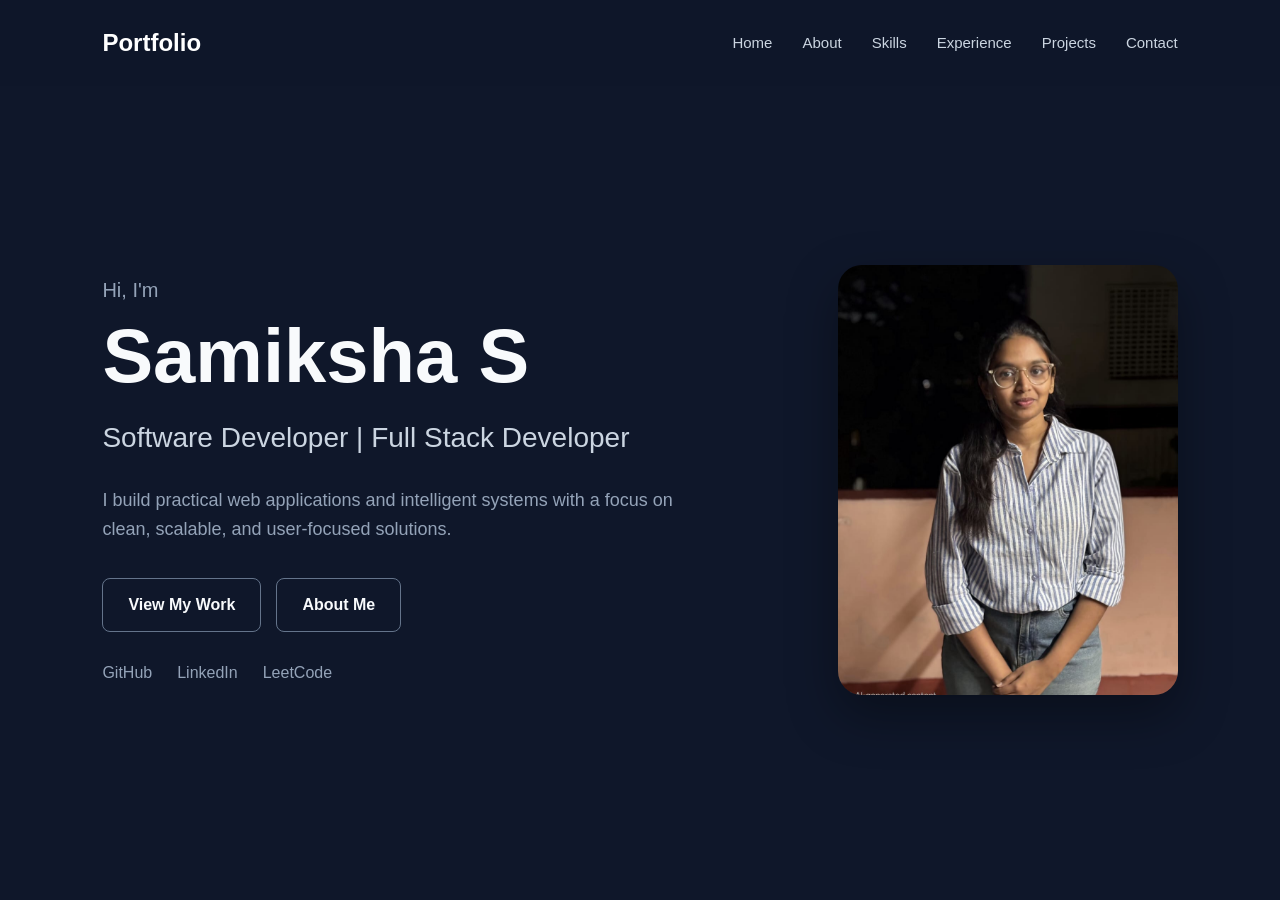
<file: frontend/index.html>
<!DOCTYPE html>
<html lang="en">

<head>
    <meta charset="UTF-8">
    <meta name="viewport" content="width=device-width, initial-scale=1.0">

    <title>Samiksha S | Software Developer</title>

    <link rel="stylesheet" href="css/style.css">
</head>

<body>

    <!-- ==================== NAVIGATION ==================== -->
    <header>
        <nav class="navbar">

            <a href="index.html" class="logo">Portfolio</a>

            <div class="nav-links">
                <a href="index.html">Home</a>
                <a href="about.html">About</a>
                <a href="skills.html">Skills</a>
                <a href="experience.html">Experience</a>
                <a href="projects.html">Projects</a>
                <a href="contact.html">Contact</a>
            </div>

        </nav>
    </header>


    <!-- ==================== MAIN CONTENT ==================== -->
    <main>

        <!-- ==================== HERO ==================== -->
        <section class="hero">

            <div class="hero-content">

                <p class="intro">
                    Hi, I'm
                </p>

                <h1>
                    Samiksha S
                </h1>

                <h2>
                    Software Developer | Full Stack Developer
                </h2>

                <p class="hero-description">
                    I build practical web applications and intelligent
                    systems with a focus on clean, scalable, and
                    user-focused solutions.
                </p>


                <!-- Buttons -->
                <div class="hero-buttons">

                    <a href="projects.html" class="btn">
                        View My Work
                    </a>

                    <a href="about.html" class="btn secondary-btn">
                        About Me
                    </a>

                </div>


                <!-- Social Links -->
                <div class="social-links">

                    <a
                        href="https://github.com/Samiksha712"
                        target="_blank"
                        rel="noopener noreferrer">
                        GitHub
                    </a>

                    <a
                        href="https://www.linkedin.com/in/samikshas-s/"
                        target="_blank"
                        rel="noopener noreferrer">
                        LinkedIn
                    </a>

                    <a
                        href="https://leetcode.com/u/Samikshasiva/"
                        target="_blank"
                        rel="noopener noreferrer">
                        LeetCode
                    </a>

                </div>

            </div>


            <!-- ==================== PROFILE PHOTO ==================== -->
            <div class="hero-image">

                <img
                    src="assets/images/profile.jpg"
                    alt="Samiksha S"
                >

            </div>

        </section>


       

        </section>

    </main>





    <!-- ==================== JAVASCRIPT ==================== -->
    <script src="js/script.js"></script>

</body>

</html>
</file>
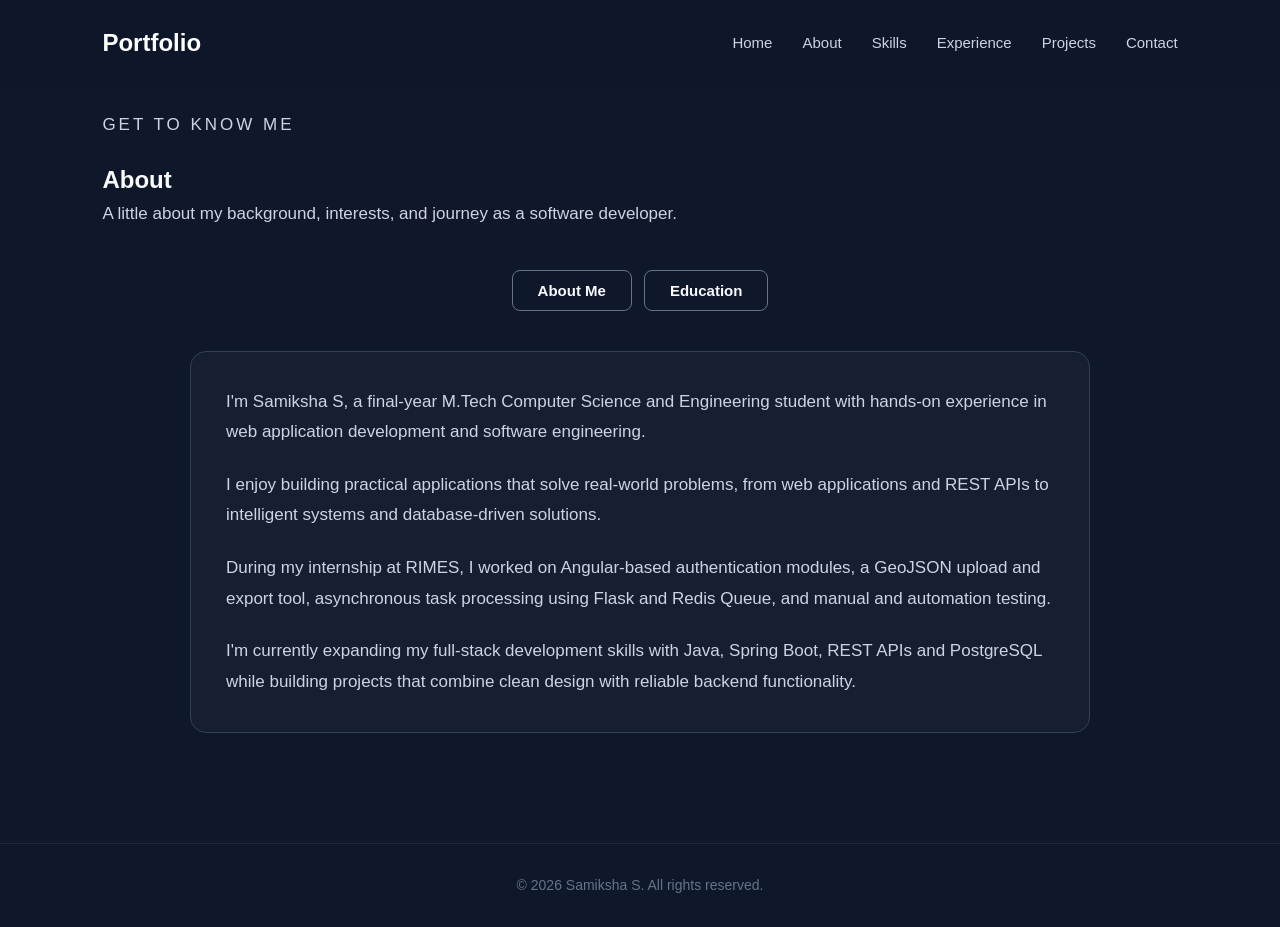
<file: frontend/about.html>
<!DOCTYPE html>
<html lang="en">

<head>
    <meta charset="UTF-8">
    <meta name="viewport" content="width=device-width, initial-scale=1.0">

    <title>About | Samiksha S</title>

    <link rel="stylesheet" href="css/style.css">
</head>

<body>

    <!-- Navigation -->
    <header>
        <nav class="navbar">

            <a href="index.html" class="logo">Portfolio</a>

            <div class="nav-links">

                <a href="index.html">Home</a>
                <a href="about.html">About</a>
                <a href="skills.html">Skills</a>
                <a href="experience.html">Experience</a>
                <a href="projects.html">Projects</a>
                <a href="contact.html">Contact</a>

            </div>

        </nav>
    </header>


    <!-- About & Education -->
    <main>

        <section class="section">

            <div class="section-content">

                <p class="section-label">
                    GET TO KNOW ME
                </p>

                <h1>About</h1>
                <p class="page-description">
                    A little about my background, interests, and journey as a software developer.
                </p>


                <!-- Tabs -->
                <div class="career-tabs">

                    <button class="career-tab"
                            onclick="showAboutSection('about-me', this)">
                        About Me
                    </button>

                    <button class="career-tab"
                            onclick="showAboutSection('about-education', this)">
                        Education
                    </button>

                </div>


                <!-- ================= ABOUT ME ================= -->

                <div id="about-me" class="career-content active">

                    <div class="about-content">

                        <p>
                            I'm Samiksha S, a final-year M.Tech Computer Science
                            and Engineering student with hands-on experience in
                            web application development and software engineering.
                        </p>

                        <p>
                            I enjoy building practical applications that solve
                            real-world problems, from web applications and REST
                            APIs to intelligent systems and database-driven
                            solutions.
                        </p>

                        <p>
                            During my internship at RIMES, I worked on
                            Angular-based authentication modules, a GeoJSON
                            upload and export tool, asynchronous task processing
                            using Flask and Redis Queue, and manual and
                            automation testing.
                        </p>

                        <p>
                            I'm currently expanding my full-stack development
                            skills with Java, Spring Boot, REST APIs and
                            PostgreSQL while building projects that combine
                            clean design with reliable backend functionality.
                        </p>

                    </div>

                </div>


                <!-- ================= EDUCATION ================= -->

                <div id="about-education" class="career-content">

                    <div class="education-container">

                        <!-- M.Tech -->

                        <div class="education-card">

                            <h2>
                                Integrated M.Tech in Computer Science and Engineering
                            </h2>

                            <h3>
                                Sri Ramakrishna Engineering College
                            </h3>

                            <p>
                                Coimbatore, Tamil Nadu
                            </p>

                            <span>
                                2022 – 2027
                            </span>

                        </div>


                        <!-- Higher Secondary -->

                        <div class="education-card">

                            <h2>
                                Higher Secondary Certificate
                            </h2>

                            <h3>
                                Vidyaa Vikas Higher Secondary School
                            </h3>

                            <p>
                                Tiruchengode, Tamil Nadu
                            </p>

                            <span>
                                2021 – 2022
                            </span>

                        </div>

                    </div>

                </div>

            </div>

        </section>

    </main>


    <!-- Footer -->
    <footer>

        <p>
            © 2026 Samiksha S. All rights reserved.
        </p>
    </footer>


    <script src="js/script.js"></script>

    <script>

        function showAboutSection(sectionName, button) {

            const sections = document.querySelectorAll(".career-content");

            sections.forEach(function(section) {
                section.classList.remove("active");
            });


            const buttons = document.querySelectorAll(".career-tab");

            buttons.forEach(function(btn) {
                btn.classList.remove("active");
            });


            document.getElementById(sectionName).classList.add("active");

            button.classList.add("active");
        }

    </script>

</body>

</html>
</file>
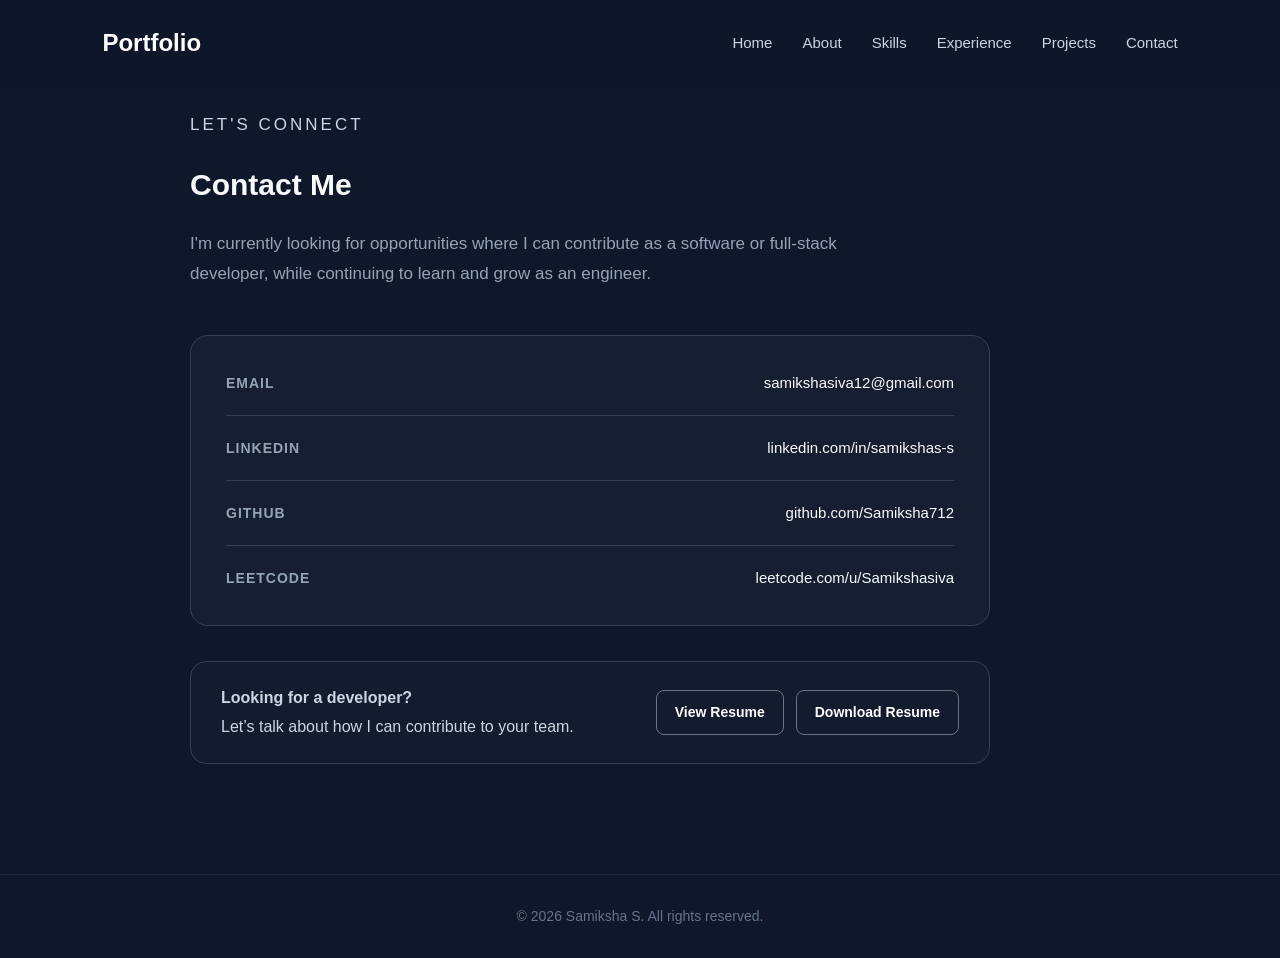
<file: frontend/contact.html>
<!DOCTYPE html>

<html lang="en">

<head>
    <meta charset="UTF-8">
    <meta name="viewport" content="width=device-width, initial-scale=1.0">


<title>Contact | Samiksha S</title>

<link rel="stylesheet" href="css/style.css">


</head>

<body>


<!-- ==================== NAVIGATION ==================== -->

<header>
    <nav class="navbar">

        <a href="index.html" class="logo">Portfolio</a>

        <div class="nav-links">
            <a href="index.html">Home</a>
            <a href="about.html">About</a>
            <a href="skills.html">Skills</a>
            <a href="experience.html">Experience</a>
            <a href="projects.html">Projects</a>
            <a href="contact.html">Contact</a>
        </div>

    </nav>
</header>


<!-- ==================== CONTACT ==================== -->

<main>

    <section class="section contact-page">

        <div class="section-content">

            <p class="section-label">
                LET'S CONNECT
            </p>

            <h1>Contact Me</h1>

            <p class="contact-intro">
                I'm currently looking for opportunities where I can
                contribute as a software or full-stack developer,
                while continuing to learn and grow as an engineer.
            </p>


            <!-- Contact Box -->

            <div class="contact-card">

                <div class="contact-item">

                    <span class="contact-label">
                        Email
                    </span>

                    <a href="mailto:samikshasiva12@gmail.com">
                        samikshasiva12@gmail.com
                    </a>

                </div>


                <div class="contact-item">

                    <span class="contact-label">
                        LinkedIn
                    </span>

                    <a
                        href="https://www.linkedin.com/in/samikshas-s/"
                        target="_blank"
                        rel="noopener noreferrer">
                        linkedin.com/in/samikshas-s
                    </a>

                </div>


                <div class="contact-item">

                    <span class="contact-label">
                        GitHub
                    </span>

                    <a
                        href="https://github.com/Samiksha712"
                        target="_blank"
                        rel="noopener noreferrer">
                        github.com/Samiksha712
                    </a>

                </div>


                <div class="contact-item">

                    <span class="contact-label">
                        LeetCode
                    </span>

                    <a
                        href="https://leetcode.com/u/Samikshasiva/"
                        target="_blank"
                        rel="noopener noreferrer">
                        leetcode.com/u/Samikshasiva
                    </a>

                </div>

            </div>


            <!-- Resume -->

            <div class="contact-resume">

                <p>
                    <strong>Looking for a developer?</strong><br>
                    Let’s talk about how I can contribute to your team.
                </p>
                <div class="resume-buttons">

                    <a href="assets/resume/samiksha_resume.pdf" class="btn" target="_blank">
                        View Resume
                    </a>

                    <a href="assets/resume/samiksha_resume.pdf" class="btn" download>
                        Download Resume
                    </a>
                </div>

            </div>

        </div>

    </section>

</main>


<!-- ==================== FOOTER ==================== -->

<footer>

    <p>
        © 2026 Samiksha S. All rights reserved.
    </p>

</footer>


<script src="js/script.js"></script>

</body>

</html>
</file>
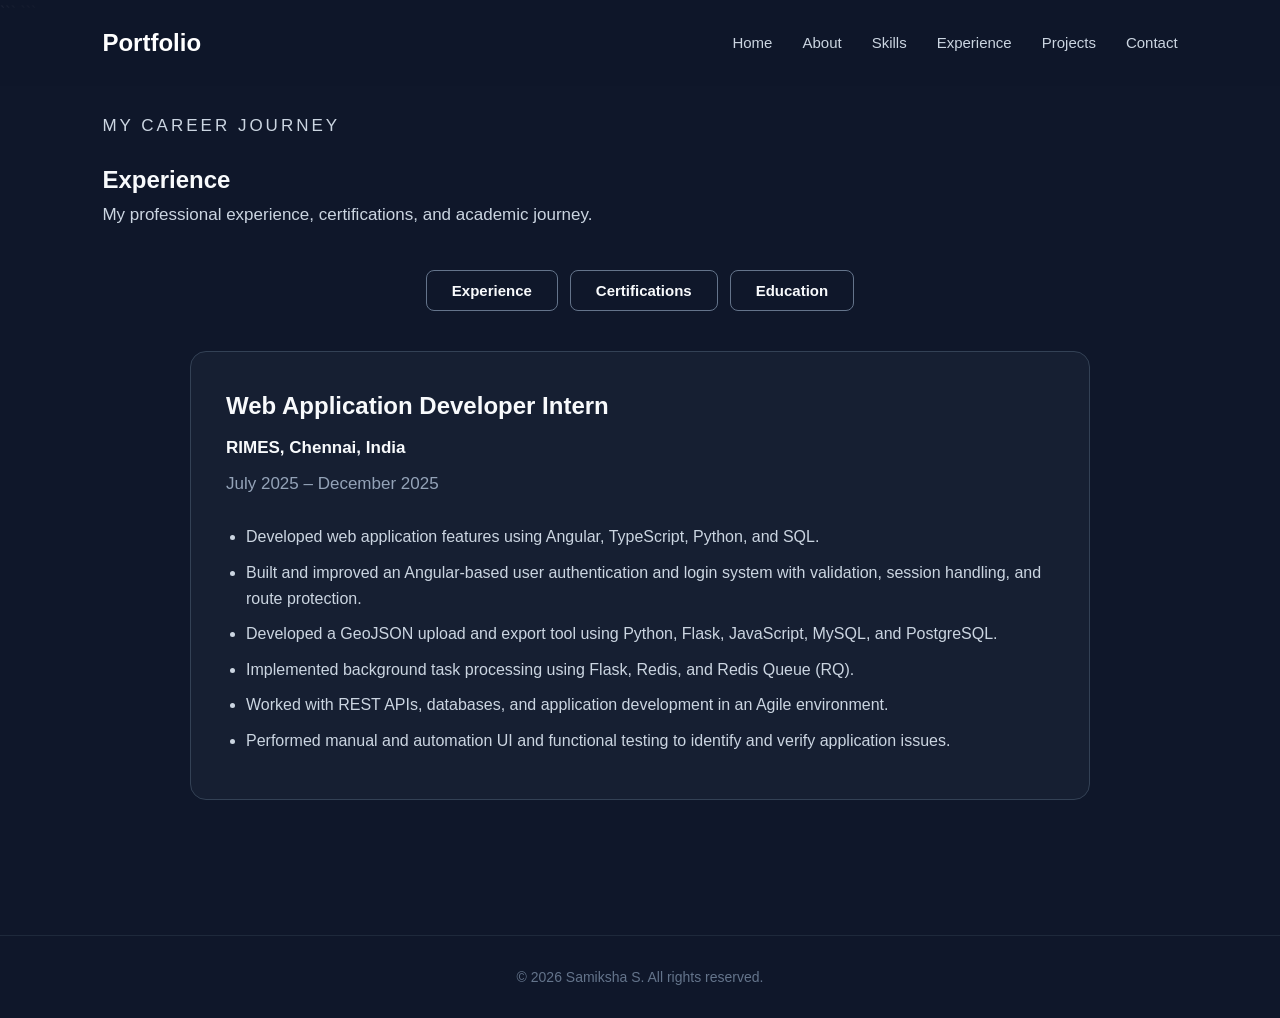
<file: frontend/experience.html>
<!DOCTYPE html>

<html lang="en">

<head>
    <meta charset="UTF-8">
    <meta name="viewport" content="width=device-width, initial-scale=1.0">

```
<title>Experience | Samiksha S</title>

<link rel="stylesheet" href="css/style.css">
```

</head>

<body>


<!-- Navigation -->
<header>
    <nav class="navbar">

        <a href="index.html" class="logo">Portfolio</a>

        <div class="nav-links">
            <a href="index.html">Home</a>
            <a href="about.html">About</a>
            <a href="skills.html">Skills</a>
            <a href="experience.html">Experience</a>
            <a href="projects.html">Projects</a>
            <a href="contact.html">Contact</a>
        </div>

    </nav>
</header>


<!-- Experience, Certifications & Education -->
<main>

    <section class="section experience-page">

        <div class="section-content">

            <p class="section-label">
                MY CAREER JOURNEY
            </p>

            <h1>Experience</h1>
            <p class="page-description">
                My professional experience, certifications, and academic journey.
            </p>


            <!-- Tabs -->
            <div class="career-tabs">

                <button class="career-tab"
                        onclick="showCareerSection('experience', this)">
                    Experience
                </button>

                <button class="career-tab"
                        onclick="showCareerSection('certifications', this)">
                    Certifications
                </button>

                <button class="career-tab"
                        onclick="showCareerSection('education', this)">
                    Education
                </button>

            </div>


            <!-- ================= EXPERIENCE ================= -->

            <div id="experience" class="career-content active">

                <div class="experience-card">

                    <h2>Web Application Developer Intern</h2>

                    <h3>RIMES, Chennai, India</h3>

                    <p class="experience-date">
                        July 2025 – December 2025
                    </p>

                    <ul>

                        <li>
                            Developed web application features using
                            Angular, TypeScript, Python, and SQL.
                        </li>

                        <li>
                            Built and improved an Angular-based user
                            authentication and login system with validation,
                            session handling, and route protection.
                        </li>

                        <li>
                            Developed a GeoJSON upload and export tool using
                            Python, Flask, JavaScript, MySQL, and PostgreSQL.
                        </li>

                        <li>
                            Implemented background task processing using
                            Flask, Redis, and Redis Queue (RQ).
                        </li>

                        <li>
                            Worked with REST APIs, databases, and
                            application development in an Agile environment.
                        </li>

                        <li>
                            Performed manual and automation UI and functional
                            testing to identify and verify application issues.
                        </li>

                    </ul>

                </div>

            </div>


            <!-- ================= CERTIFICATIONS ================= -->

            <div id="certifications" class="career-content">

                <div class="certifications-container">

                    <div class="certification-card">
                        <h2>Full-Stack (MERN) App/Web Development Traineeship</h2>
                        <p>Maiyyam</p>
                    </div>

                    <div class="certification-card">
                        <h2>UI/UX Design Traineeship</h2>
                        <p>Maiyyam</p>
                    </div>

                    <div class="certification-card">
                        <h2>Software Testing</h2>
                        <p>NPTEL</p>
                    </div>

                    <div class="certification-card">
                        <h2>Cyber Security and Privacy</h2>
                        <p>NPTEL</p>
                    </div>

                    <div class="certification-card">
                        <h2>Privacy and Security in Online Social Media</h2>
                        <p>NPTEL</p>
                    </div>

                    <div class="certification-card">
                        <h2>Python for Machine Learning</h2>
                        <p>Great Learning</p>
                    </div>

                </div>

            </div>


            <!-- ================= EDUCATION ================= -->

            <div id="education" class="career-content">

                <div class="education-container">

                    <div class="education-card">

                        <h2>
                            Integrated M.Tech in Computer Science and Engineering
                        </h2>

                        <h3>
                            Sri Ramakrishna Engineering College
                        </h3>

                        <p>
                            Coimbatore, Tamil Nadu
                        </p>

                        <span>
                            2022 – 2027
                        </span>

                    </div>


                    <div class="education-card">

                        <h2>
                            Higher Secondary Certificate
                        </h2>

                        <h3>
                            Vidyaa Vikas Higher Secondary School
                        </h3>

                        <p>
                            Tiruchengode, Tamil Nadu
                        </p>

                        <span>
                            2021 – 2022
                        </span>

                    </div>

                </div>

            </div>

        </div>

    </section>

</main>


<!-- Footer -->
<footer>

    <p>
        © 2026 Samiksha S. All rights reserved.
    </p>

</footer>


<script src="js/script.js"></script>


</body>

</html>
</file>
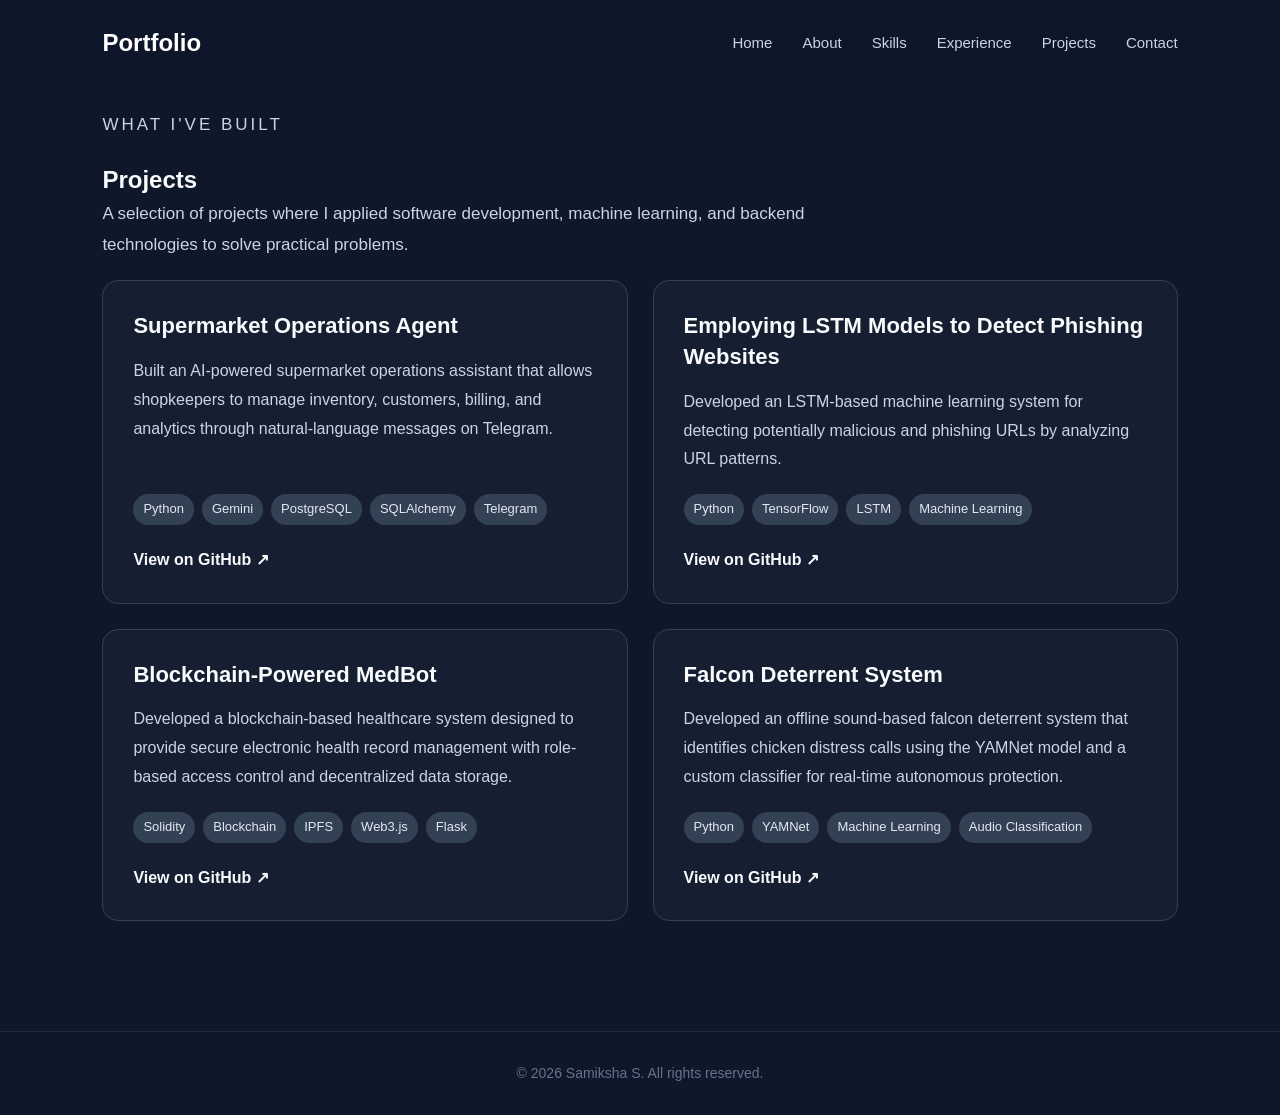
<file: frontend/projects.html>
<!DOCTYPE html>
<html lang="en">

<head>
    <meta charset="UTF-8">
    <meta name="viewport" content="width=device-width, initial-scale=1.0">

    <title>Projects | Samiksha S</title>

    <link rel="stylesheet" href="css/style.css">
</head>

<body>

    <!-- Navigation -->
    <header>
        <nav class="navbar">

            <a href="index.html" class="logo">Portfolio</a>

            <div class="nav-links">
                <a href="index.html">Home</a>
                <a href="about.html">About</a>
                <a href="skills.html">Skills</a>
                <a href="experience.html">Experience</a>
                <a href="projects.html">Projects</a>
                <a href="contact.html">Contact</a>
            </div>

        </nav>
    </header>


    <!-- Projects -->
    <main>

        <section class="section">

            <div class="section-content">

                <p class="section-label">
                    WHAT I'VE BUILT
                </p>

                <h1>Projects</h1>

                <p class="page-description">
                    A selection of projects where I applied software
                    development, machine learning, and backend technologies
                    to solve practical problems.
                </p>


                <div class="projects-container">


                    <!-- Project 1 -->
                    <div class="project-card">

                        <h2>Supermarket Operations Agent</h2>

                        <p>
                            Built an AI-powered supermarket operations
                            assistant that allows shopkeepers to manage
                            inventory, customers, billing, and analytics
                            through natural-language messages on Telegram.
                        </p>

                        <div class="project-tech">
                            <span>Python</span>
                            <span>Gemini</span>
                            <span>PostgreSQL</span>
                            <span>SQLAlchemy</span>
                            <span>Telegram</span>
                        </div>

                        <a
                            href="https://github.com/Samiksha712/supermarket-ops-agent"
                            target="_blank"
                            rel="noopener noreferrer"
                            class="project-link">
                            View on GitHub ↗
                        </a>

                    </div>


                    <!-- Project 2 -->
                    <div class="project-card">

                        <h2>Employing LSTM Models to Detect Phishing Websites</h2>

                        <p>
                            Developed an LSTM-based machine learning system
                            for detecting potentially malicious and phishing
                            URLs by analyzing URL patterns.
                        </p>

                        <div class="project-tech">
                            <span>Python</span>
                            <span>TensorFlow</span>
                            <span>LSTM</span>
                            <span>Machine Learning</span>
                        </div>

                        <a
                            href="https://github.com/Samiksha712"
                            target="_blank"
                            rel="noopener noreferrer"
                            class="project-link">
                            View on GitHub ↗
                        </a>

                    </div>


                    <!-- Project 3 -->
                    <div class="project-card">

                        <h2>Blockchain-Powered MedBot</h2>

                        <p>
                            Developed a blockchain-based healthcare system
                            designed to provide secure electronic health
                            record management with role-based access control
                            and decentralized data storage.
                        </p>

                        <div class="project-tech">
                            <span>Solidity</span>
                            <span>Blockchain</span>
                            <span>IPFS</span>
                            <span>Web3.js</span>
                            <span>Flask</span>
                        </div>

                        <a
                            href="https://github.com/Samiksha712"
                            target="_blank"
                            rel="noopener noreferrer"
                            class="project-link">
                            View on GitHub ↗
                        </a>

                    </div>


                    <!-- Project 4 -->
                    <div class="project-card">

                        <h2>Falcon Deterrent System</h2>

                        <p>
                            Developed an offline sound-based falcon deterrent
                            system that identifies chicken distress calls
                            using the YAMNet model and a custom classifier
                            for real-time autonomous protection.
                        </p>

                        <div class="project-tech">
                            <span>Python</span>
                            <span>YAMNet</span>
                            <span>Machine Learning</span>
                            <span>Audio Classification</span>
                        </div>

                        <a
                            href="https://github.com/Samiksha712"
                            target="_blank"
                            rel="noopener noreferrer"
                            class="project-link">
                            View on GitHub ↗
                        </a>

                    </div>

                </div>

            </div>

        </section>

    </main>


    <!-- Footer -->
    <footer>

        <p>
            © 2026 Samiksha S. All rights reserved.
        </p>

    </footer>


    <script src="js/script.js"></script>

</body>

</html>
</file>
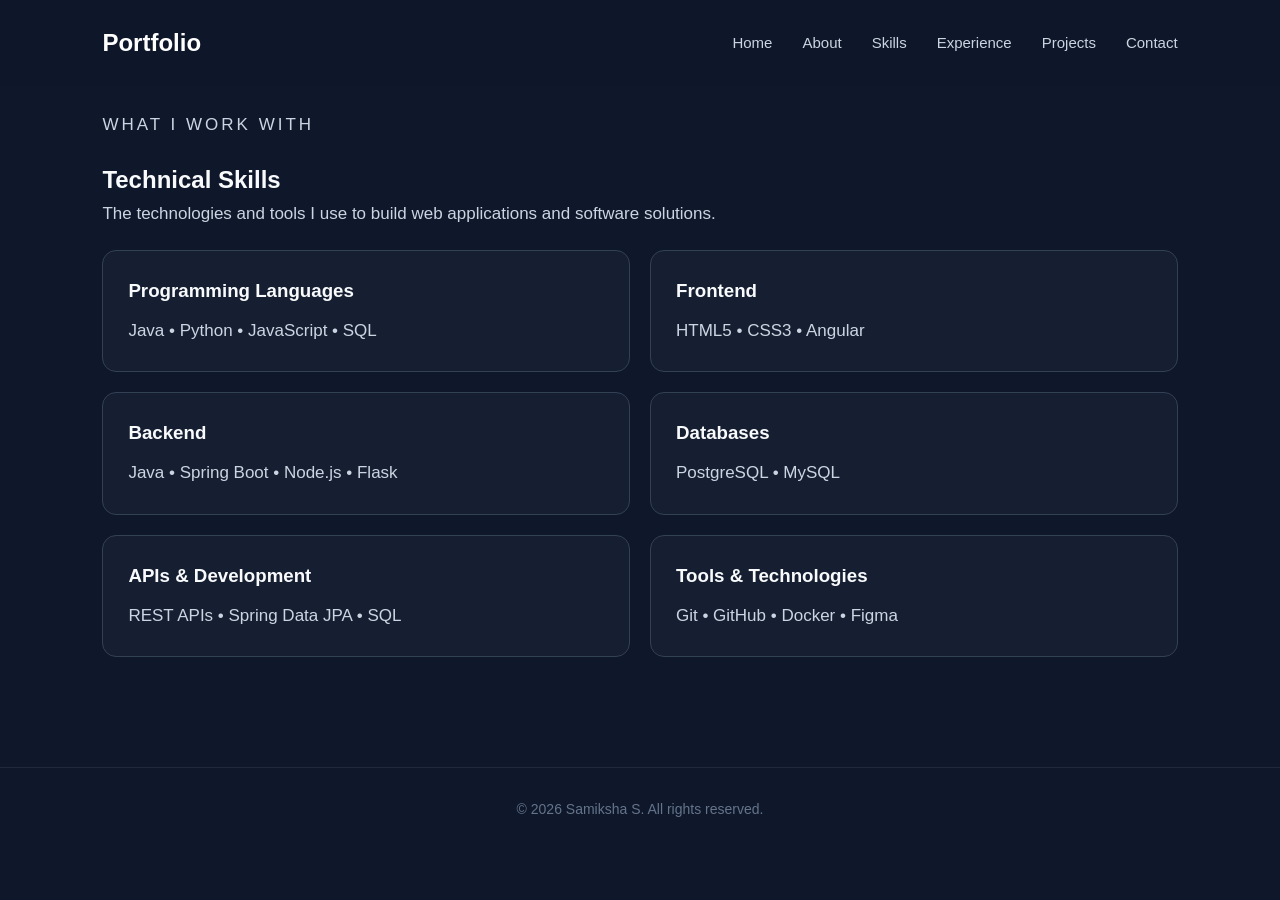
<file: frontend/skills.html>
<!DOCTYPE html>
<html lang="en">

<head>
    <meta charset="UTF-8">
    <meta name="viewport" content="width=device-width, initial-scale=1.0">

    <title>Skills | Samiksha S</title>

    <link rel="stylesheet" href="css/style.css">
</head>

<body>

    <header>
        <nav class="navbar">

            <a href="index.html" class="logo">Portfolio</a>

            <div class="nav-links">
                <a href="index.html">Home</a>
                <a href="about.html">About</a>
                <a href="skills.html">Skills</a>
                <a href="experience.html">Experience</a>
                <a href="projects.html">Projects</a>
                <a href="contact.html">Contact</a>
            </div>

        </nav>
    </header>

    <main>

        <section class="section">

            <div class="section-content">

                <p class="section-label">WHAT I WORK WITH</p>

                <h1>Technical Skills</h1>
                <p class="page-description">
                    The technologies and tools I use to build web applications and software solutions.
                </p>

                <div class="skills-container">

                    <div class="skill-card">
                        <h3>Programming Languages</h3>
                        <p>Java • Python • JavaScript • SQL</p>
                    </div>

                    <div class="skill-card">
                        <h3>Frontend</h3>
                        <p>HTML5 • CSS3 • Angular</p>
                    </div>

                    <div class="skill-card">
                        <h3>Backend</h3>
                        <p>Java • Spring Boot • Node.js • Flask</p>
                    </div>

                    <div class="skill-card">
                        <h3>Databases</h3>
                        <p>PostgreSQL • MySQL</p>
                    </div>

                    <div class="skill-card">
                        <h3>APIs & Development</h3>
                        <p>REST APIs • Spring Data JPA • SQL</p>
                    </div>

                    <div class="skill-card">
                        <h3>Tools & Technologies</h3>
                        <p>Git • GitHub • Docker • Figma</p>
                    </div>

                </div>

            </div>

        </section>

    </main>
    <footer>
        <p>
            © 2026 Samiksha S. All rights reserved.
        </p>
    </footer>

    <script src="js/script.js"></script>

</body>

</html>
</file>
<file: frontend/css/style.css>
* {
    margin: 0;
    padding: 0;
    box-sizing: border-box;
}

html {
    scroll-behavior: smooth;
}

body {
    font-family: Arial, sans-serif;
    background: #0f172a;
    color: #f8fafc;
    line-height: 1.6;
}

/* ==================== NAVBAR ==================== */

.navbar {
    width: 100%;
    padding: 24px 8%;
    display: flex;
    justify-content: space-between;
    align-items: center;
    position: fixed;
    top: 0;
    left: 0;
    z-index: 1000;
    background: rgba(15, 23, 42, 0.9);
    backdrop-filter: blur(10px);
}

.logo {
    color: #ffffff;
    text-decoration: none;
    font-size: 24px;
    font-weight: 700;
}

.nav-links {
    display: flex;
    gap: 30px;
}

.nav-links a {
    color: #cbd5e1;
    text-decoration: none;
    font-size: 15px;
    transition: 0.3s ease;
}

.nav-links a:hover {
    color: #ffffff;
}

/* ==================== HERO ==================== */

.hero {
    min-height: 100vh;
    padding: 140px 8% 80px;
    display: flex;
    align-items: center;
    justify-content: space-between;
    gap: 70px;
    overflow: hidden;
}

.hero-content {
    max-width: 700px;
}

.intro {
    font-size: 20px;
    color: #94a3b8;
    margin-bottom: 8px;
}

.hero h1 {
    font-size: clamp(48px, 7vw, 76px);
    line-height: 1.1;
    margin-bottom: 18px;
}

.hero h2 {
    font-size: 28px;
    font-weight: 400;
    color: #cbd5e1;
    margin-bottom: 25px;
}

.hero-description {
    max-width: 620px;
    color: #94a3b8;
    font-size: 18px;
    margin-bottom: 35px;
}

.hero-buttons {
    display: flex;
    gap: 15px;
    margin-bottom: 28px;
}

.btn {
    display: inline-block;
    padding: 13px 25px;
    border-radius: 8px;
    background: transparent;
    color: #f8fafc;
    border: 1px solid #64748b;
    text-decoration: none;
    font-weight: 700;
    transition: 0.3s ease;
}

.btn:hover {
    background: #f8fafc;
    color: #0f172a;
    border-color: #f8fafc;
    transform: translateY(-3px);
    box-shadow: 0 10px 25px rgba(0, 0, 0, 0.25);
}

.secondary-btn {
    background: transparent;
    color: #f8fafc;
}

/* ==================== SOCIAL LINKS ==================== */

.social-links {
    display: flex;
    gap: 25px;
}

.social-links a {
    color: #94a3b8;
    text-decoration: none;
    transition: 0.3s ease;
}

.social-links a:hover {
    color: #ffffff;
}

/* ==================== PHOTO ==================== */

.hero-image {
    flex-shrink: 0;
}

.hero-image img {
    width: 340px;
    height: 430px;
    object-fit: cover;
    border-radius: 24px;
    display: block;
    box-shadow: 0 20px 50px rgba(0, 0, 0, 0.35);
}

/* ==================== SECTIONS ==================== */

.section {
    min-height: 70vh;
    padding: 110px 8%;
    display: flex;
    align-items: center;
}

.section-content {
    width: 100%;
    max-width: 1100px;
    margin: auto;
}

.section-label {
    color: #94a3b8;
    font-size: 13px;
    letter-spacing: 3px;
    margin-bottom: 8px;
}

.section h2 {
    font-size: 44px;
    margin-bottom: 30px;
}

.section p {
    color: #cbd5e1;
    font-size: 17px;
    line-height: 1.8;
    margin-bottom: 20px;
}

/* ==================== SKILLS ==================== */

.skills-container {
    display: grid;
    grid-template-columns: repeat(2, 1fr);
    gap: 20px;
}

.skill-card {
    padding: 25px;
    border: 1px solid #334155;
    border-radius: 14px;
    background: rgba(30, 41, 59, 0.5);
    transition: transform 0.3s ease;
}

.skill-card:hover {
    transform: translateY(-5px);
}

.skill-card h3 {
    margin-bottom: 10px;
}

.skill-card p {
    margin: 0;
}

/* ==================== EXPERIENCE ==================== */

.experience-card {
    padding: 35px;
    border-left: 3px solid #94a3b8;
    background: rgba(30, 41, 59, 0.4);
    border-radius: 0 14px 14px 0;
}

.experience-card h3 {
    font-size: 26px;
    margin-bottom: 8px;
}

.experience-company {
    font-weight: 600;
}

.experience-date {
    color: #94a3b8 !important;
}

.experience-card ul {
    padding-left: 20px;
    color: #cbd5e1;
}

.experience-card li {
    margin-bottom: 10px;
}

/* ==================== PROJECTS ==================== */

.projects-container {
    display: grid;
    grid-template-columns: repeat(2, 1fr);
    gap: 25px;
}

.project-card {
    padding: 30px;
    border: 1px solid #334155;
    border-radius: 16px;
    background: rgba(30, 41, 59, 0.5);
    transition: transform 0.3s ease, border-color 0.3s ease;
}

.project-card:hover {
    transform: translateY(-7px);
    border-color: #64748b;
}

.project-card h3 {
    font-size: 22px;
    margin-bottom: 15px;
}

.project-tech {
    display: flex;
    flex-wrap: wrap;
    gap: 8px;
    margin: 20px 0;
}

.project-tech span {
    padding: 5px 10px;
    border-radius: 20px;
    background: #334155;
    color: #e2e8f0;
    font-size: 13px;
}

.project-link {
    color: #f8fafc;
    text-decoration: none;
    font-weight: 600;
}

.project-link:hover {
    text-decoration: underline;
}

/* ==================== EDUCATION ==================== */

.education-card {
    padding: 25px;
    margin-bottom: 20px;
    border: 1px solid #334155;
    border-radius: 14px;
    background: rgba(30, 41, 59, 0.5);
}

.education-card h3 {
    margin-bottom: 8px;
}

.education-card p {
    margin-bottom: 5px;
}

.education-card span {
    color: #94a3b8;
}

/* ==================== CERTIFICATIONS ==================== */

.certifications-list {
    display: grid;
    gap: 12px;
}

.certifications-list p {
    padding: 15px 20px;
    margin: 0;
    border-left: 3px solid #64748b;
    background: rgba(30, 41, 59, 0.4);
}

/* ==================== CONTACT ==================== */

.contact-links {
    display: flex;
    flex-wrap: wrap;
    gap: 25px;
    margin-top: 30px;
}

.contact-links a {
    color: #f8fafc;
    text-decoration: none;
}

.contact-links a:hover {
    text-decoration: underline;
}

/* ==================== FOOTER ==================== */

footer {
    text-align: center;
    padding: 30px;
    border-top: 1px solid #1e293b;
}

footer p {
    color: #64748b;
    margin: 0;
    font-size: 14px;
}
/* ==================== ABOUT PAGE ==================== */

.about-page .section-content {
    max-width: 900px;
}

/* Space between About Me and Education */
.about-education {
    margin-top: 90px;
}

/* Education heading */
.about-education h2 {
    margin-top: 10px;
    margin-bottom: 35px;
}

/* Education cards */
.education-card {
    margin-bottom: 30px;
    padding: 25px;
}

/* Education card text spacing */
.education-card h3 {
    margin-bottom: 12px;
}

.education-card p {
    margin-bottom: 6px;
}

.education-card span {
    display: inline-block;
    margin-top: 10px;
}

/* ==================== CAREER TABS ==================== */

.career-tabs {
    display: flex;
    justify-content: center;
    gap: 12px;
    margin: 40px 0;
    flex-wrap: wrap;
}

.career-tab {
    padding: 11px 25px;
    border: 1px solid #64748b;
    border-radius: 8px;
    background: transparent;
    color: #f8fafc;
    font-size: 15px;
    font-weight: 600;
    font-family: inherit;
    cursor: pointer;
    transition: 0.3s ease;
}

.career-tab:hover {
    background: #f8fafc;
    color: #0f172a;
    border-color: #f8fafc;
    transform: translateY(-2px);
}


/* ==================== CAREER CONTENT ==================== */

.career-content {
    display: none;
}

.career-content.active {
    display: block;
}


/* ==================== EXPERIENCE BOX ==================== */

.career-content .experience-card {
    max-width: 900px;
    margin: 0 auto;
    padding: 35px;
    border: 1px solid #334155;
    border-radius: 16px;
    background: rgba(30, 41, 59, 0.5);
}

.career-content .experience-card h2 {
    font-size: 24px;
    margin-bottom: 8px;
}

.career-content .experience-card h3 {
    font-size: 17px;
    margin-bottom: 8px;
}

.career-content .experience-date {
    color: #94a3b8 !important;
    margin-bottom: 25px;
}

.career-content .experience-card ul {
    padding-left: 20px;
}

.career-content .experience-card li {
    color: #cbd5e1;
    margin-bottom: 10px;
}


/* ==================== CERTIFICATION BOXES ==================== */

.certifications-container {
    max-width: 900px;
    margin: 0 auto;
    display: grid;
    grid-template-columns: repeat(2, 1fr);
    gap: 20px;
}

.certification-card {
    padding: 25px;
    border: 1px solid #334155;
    border-radius: 16px;
    background: rgba(30, 41, 59, 0.5);
    transition: transform 0.3s ease, border-color 0.3s ease;
}

.certification-card:hover {
    transform: translateY(-4px);
    border-color: #64748b;
}

.certification-card h2 {
    font-size: 18px;
    line-height: 1.5;
    margin-bottom: 8px;
}

.certification-card p {
    color: #94a3b8;
    font-size: 15px;
    margin: 0;
}


/* ==================== EDUCATION BOXES ==================== */

.education-container {
    max-width: 900px;
    margin: 0 auto;
}

.education-container .education-card {
    margin-bottom: 20px;
    padding: 28px;
    border: 1px solid #334155;
    border-radius: 16px;
    background: rgba(30, 41, 59, 0.5);
}

.education-container .education-card h2 {
    font-size: 20px;
    line-height: 1.5;
    margin-bottom: 10px;
}

.education-container .education-card h3 {
    font-size: 17px;
    margin-bottom: 6px;
}

.education-container .education-card p {
    color: #cbd5e1;
    font-size: 15px;
    margin-bottom: 5px;
}

.education-container .education-card span {
    display: inline-block;
    margin-top: 8px;
    color: #94a3b8;
    font-size: 14px;
}
/* ==================== CONTACT PAGE ==================== */

.contact-page .section-content {
    max-width: 900px;
}

.contact-page h1 {
    font-size: 30px;
    margin-bottom: 20px;
}

.contact-intro {
    max-width: 700px;
    color: #94a3b8 !important;
    font-size: 17px !important;
    line-height: 1.8;
    margin-bottom: 45px !important;
}


/* Contact Box */

.contact-card {
    max-width: 800px;
    padding: 35px;

    border: 1px solid #334155;
    border-radius: 18px;

    background: rgba(30, 41, 59, 0.5);
}


/* Contact Item */

.contact-item {
    display: flex;
    align-items: center;
    justify-content: space-between;

    padding: 20px 0;
    border-bottom: 1px solid #334155;
    gap: 30px;
}

.contact-item:first-child {
    padding-top: 0;
}

.contact-item:last-child {
    border-bottom: none;
    padding-bottom: 0;
}


/* Labels */

.contact-label {
    color: #94a3b8;
    font-size: 14px;
    font-weight: 600;
    letter-spacing: 1px;
    text-transform: uppercase;
}


/* Links */

.contact-item a {
    color: #f8fafc;
    text-decoration: none;
    font-size: 15px;
    transition: 0.3s ease;
}

.contact-item a:hover {
    color: #94a3b8;
}



/* ==================== RESUME SECTION ==================== */


.contact-resume {
    max-width: 800px;
    margin-top: 35px;
    padding: 22px 30px;
    border: 1px solid #334155;
    border-radius: 16px;
    background: rgba(30, 41, 59, 0.3);

    display: flex;
    align-items: center;
    justify-content: space-between;
    gap: 25px;
}

.contact-resume p {
    margin: 0;
    color: #cbd5e1;
    font-size: 16px;
}

.contact-resume .btn {
    padding: 10px 18px;
    font-size: 14px;
    white-space: nowrap;
}
.resume-buttons {
    display: flex;
    gap: 12px;
    align-items: center;
}

.resume-buttons .btn {
    background: transparent;
    color: #ffffff;
    border: 1px solid #64748b;
    transition: 0.3s ease;
}

.resume-buttons .btn:hover {
    background: #ffffff;
    color: #000000;
}
/* Mobile */

@media (max-width: 700px) {

    .contact-page h1 {
        font-size: 40px;
    }

    .contact-card {
        padding: 25px;
    }

    .contact-item {
        flex-direction: column;
        align-items: flex-start;
        gap: 7px;
    }



}

/* ==================== MOBILE CAREER SECTION ==================== */

@media (max-width: 700px) {

    .career-tabs {
        gap: 8px;
    }

    .career-tab {
        padding: 10px 18px;
        font-size: 14px;
    }

    .certifications-container {
        grid-template-columns: 1fr;
    }

    .career-content .experience-card {
        padding: 25px;
    }

    .education-container .education-card {
        padding: 23px;
    }

}
/* ==================== PROJECT PAGE ==================== */

.page-description {
    max-width: 750px;
    color: #94a3b8;
    font-size: 17px;
    margin-bottom: 45px;
}

.project-card {
    display: flex;
    flex-direction: column;
}

.project-card h2 {
    font-size: 22px;
    line-height: 1.4;
    margin-bottom: 15px;
}

.project-card p {
    font-size: 16px;
    margin-bottom: 20px;
}

.project-tech {
    margin-top: auto;
    margin-bottom: 22px;
}

.project-link {
    display: inline-block;
}
/* ==================== ABOUT PAGE ==================== */

.about-content {
    max-width: 900px;
    margin: 0 auto;
}

.about-content p {
    margin-bottom: 22px;
}


/* Education */

.education-container {
    max-width: 900px;
    margin: 0 auto;
}

.education-container .education-card {
    margin-bottom: 22px;
}
/* ==================== ABOUT CONTENT BOX ==================== */

.about-content {
    max-width: 900px;
    margin: 0 auto;
    padding: 35px;
    border: 1px solid #334155;
    border-radius: 16px;
    background: rgba(30, 41, 59, 0.5);
}

.about-content p {
    margin-bottom: 22px;
}

.about-content p:last-child {
    margin-bottom: 0;
}


/* ==================== EDUCATION BOXES ==================== */

.education-container {
    max-width: 900px;
    margin: 0 auto;
}

.education-container .education-card {
    margin-bottom: 22px;
    padding: 28px;
    border: 1px solid #334155;
    border-radius: 16px;
    background: rgba(30, 41, 59, 0.5);
}

.education-container .education-card h2 {
    font-size: 21px;
    line-height: 1.4;
    margin-bottom: 10px;
}

.education-container .education-card h3 {
    font-size: 17px;
    margin-bottom: 6px;
}

.education-container .education-card p {
    font-size: 15px;
    margin-bottom: 5px;
}

.education-container .education-card span {
    display: inline-block;
    margin-top: 8px;
    color: #94a3b8;
    font-size: 14px;
}
/* ==================== EXPERIENCE PAGE SPACING ==================== */

.experience-page .section-content {
    transform: translateY(-25px);
}

/* ==================== MOBILE ==================== */

@media (max-width: 700px) {

    .career-tabs {
        gap: 8px;
    }

    .career-tab {
        padding: 10px 18px;
        font-size: 14px;
    }

    .certifications-container {
        grid-template-columns: 1fr;
    }

}

/* ==================== MOBILE ==================== */

@media (max-width: 800px) {

    .navbar {
        padding: 20px 5%;
    }

    .nav-links {
        display: none;
    }

    .hero {
        padding: 130px 5% 70px;
        flex-direction: column;
        text-align: center;
    }

    .hero-buttons,
    .social-links {
        justify-content: center;
    }

    .hero-image img {
        width: 280px;
        height: 350px;
    }

    .section {
        padding: 80px 5%;
    }

    .skills-container,
    .projects-container {
        grid-template-columns: 1fr;
    }

}
</file>
